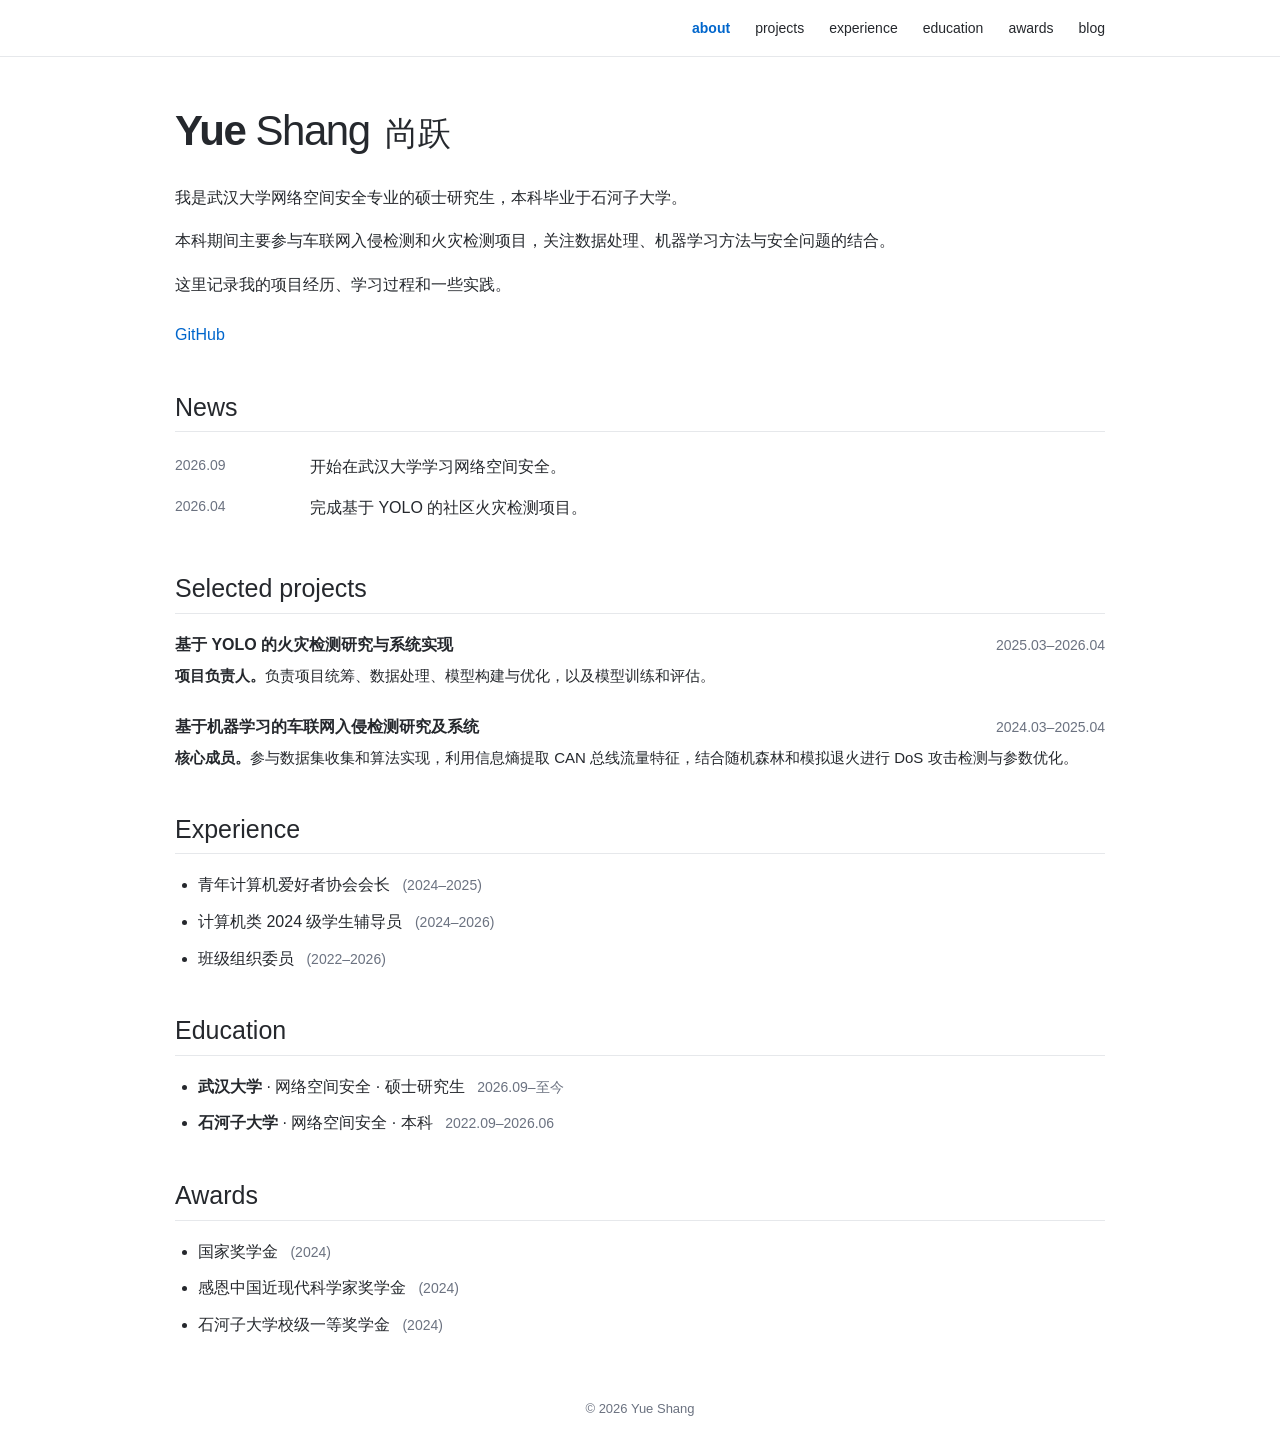
<file: index.html>
<!doctype html>
<html lang="zh-CN">
<head>
  <meta charset="utf-8">
  <meta name="viewport" content="width=device-width, initial-scale=1">
  <meta name="description" content="尚跃的个人主页：网络空间安全、项目经历与学习记录。">
  <meta name="theme-color" content="#ffffff">
  <title>Yue Shang (尚跃)</title>
  <link rel="canonical" href="https://shaye316.github.io/">
  <link rel="icon" href="assets/favicon.svg" type="image/svg+xml">
  <link rel="stylesheet" href="assets/styles.css">
</head>
<body>
  <a class="skip-link" href="#main">跳转到正文</a>
  <header class="site-header">
    <nav class="site-nav" aria-label="Main navigation">
      <a href="#about" class="active" aria-current="location">about</a>
      <a href="#projects">projects</a>
      <a href="#experience">experience</a>
      <a href="#education">education</a>
      <a href="#awards">awards</a>
      <a href="blog/">blog</a>
    </nav>
  </header>

  <main id="main" class="container">
    <section id="about" class="about-section">
      <h1><strong>Yue</strong> Shang <span lang="zh-CN">尚跃</span></h1>
      <p>我是武汉大学网络空间安全专业的硕士研究生，本科毕业于石河子大学。</p>
      <p>本科期间主要参与车联网入侵检测和火灾检测项目，关注数据处理、机器学习方法与安全问题的结合。</p>
      <p>这里记录我的项目经历、学习过程和一些实践。</p>
      <div class="contact-links" aria-label="Contact links">
        <a href="https://github.com/Shaye316" target="_blank" rel="noopener noreferrer">GitHub</a>
      </div>
    </section>

    <section id="news">
      <h2>News</h2>
      <table class="news-table">
        <tbody>
          <tr>
            <td>2026.09</td>
            <td>开始在武汉大学学习网络空间安全。</td>
          </tr>
          <tr>
            <td>2026.04</td>
            <td>完成基于 YOLO 的社区火灾检测项目。</td>
          </tr>
        </tbody>
      </table>
    </section>

    <section id="projects">
      <h2>Selected projects</h2>
      <article class="project-entry">
        <div class="project-title-line">
          <h3>基于 YOLO 的火灾检测研究与系统实现</h3>
          <span class="project-date">2025.03–2026.04</span>
        </div>
        <p><strong>项目负责人。</strong>负责项目统筹、数据处理、模型构建与优化，以及模型训练和评估。</p>
      </article>
      <article class="project-entry">
        <div class="project-title-line">
          <h3>基于机器学习的车联网入侵检测研究及系统</h3>
          <span class="project-date">2024.03–2025.04</span>
        </div>
        <p><strong>核心成员。</strong>参与数据集收集和算法实现，利用信息熵提取 CAN 总线流量特征，结合随机森林和模拟退火进行 DoS 攻击检测与参数优化。</p>
      </article>
    </section>

    <section id="experience">
      <h2>Experience</h2>
      <ul class="plain-list">
        <li>青年计算机爱好者协会会长 <span class="muted">(2024–2025)</span></li>
        <li>计算机类 2024 级学生辅导员 <span class="muted">(2024–2026)</span></li>
        <li>班级组织委员 <span class="muted">(2022–2026)</span></li>
      </ul>
    </section>

    <section id="education">
      <h2>Education</h2>
      <ul class="plain-list">
        <li><strong>武汉大学</strong> · 网络空间安全 · 硕士研究生 <span class="muted">2026.09–至今</span></li>
        <li><strong>石河子大学</strong> · 网络空间安全 · 本科 <span class="muted">2022.09–2026.06</span></li>
      </ul>
    </section>

    <section id="awards">
      <h2>Awards</h2>
      <ul class="plain-list">
        <li>国家奖学金 <span class="muted">(2024)</span></li>
        <li>感恩中国近现代科学家奖学金 <span class="muted">(2024)</span></li>
        <li>石河子大学校级一等奖学金 <span class="muted">(2024)</span></li>
      </ul>
    </section>
  </main>

  <footer class="site-footer">© <span id="year">2026</span> Yue Shang</footer>
  <script src="assets/script.js"></script>
</body>
</html>
</file>
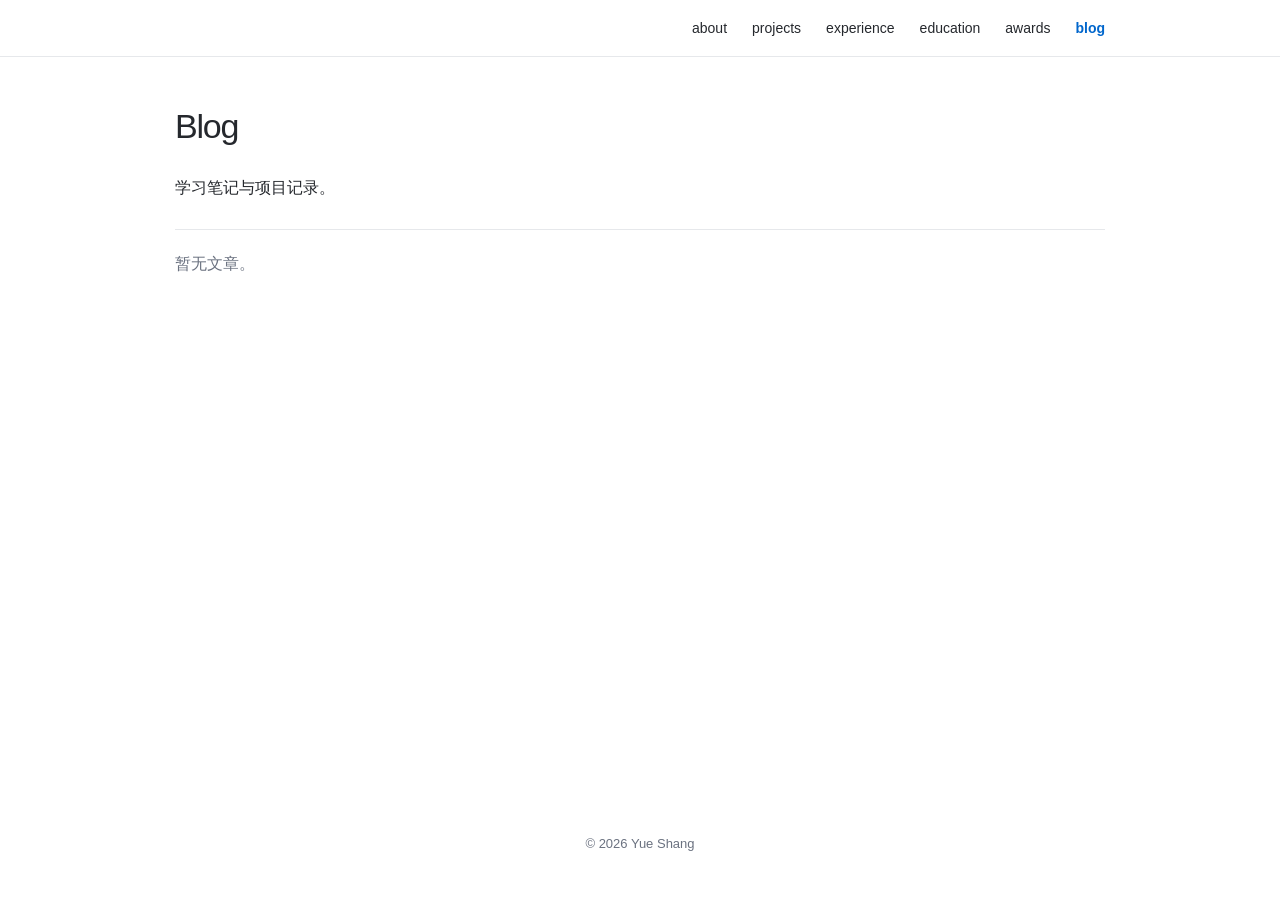
<file: blog/index.html>
<!doctype html>
<html lang="zh-CN">
<head>
  <meta charset="utf-8">
  <meta name="viewport" content="width=device-width, initial-scale=1">
  <meta name="description" content="尚跃的学习笔记。">
  <title>Blog — Yue Shang (尚跃)</title>
  <link rel="icon" href="../assets/favicon.svg" type="image/svg+xml">
  <link rel="stylesheet" href="../assets/styles.css">
</head>
<body>
  <a class="skip-link" href="#main">跳转到正文</a>
  <header class="site-header"><nav class="site-nav" aria-label="Main navigation">
    <a href="../#about">about</a>
    <a href="../#projects">projects</a>
    <a href="../#experience">experience</a>
    <a href="../#education">education</a>
    <a href="../#awards">awards</a>
    <a href="./" class="active" aria-current="page">blog</a>
  </nav></header>
  <main id="main" class="container blog-content">
    <h1>Blog</h1>
    <p>学习笔记与项目记录。</p>
    <p class="blog-empty">暂无文章。</p>
  </main>
  <footer class="site-footer">© <span id="year">2026</span> Yue Shang</footer>
  <script src="../assets/script.js"></script>
</body>
</html>
</file>
<file: assets/styles.css>
* { box-sizing: border-box; }
:root {
  color-scheme: light;
  --text: #25282d;
  --muted: #6b7280;
  --border: #e6e8eb;
  --accent: #0066cc;
}
html { scroll-behavior: smooth; scroll-padding-top: 72px; }
body {
  margin: 0;
  padding-top: 56px;
  background: #fff;
  color: var(--text);
  font-family: -apple-system, BlinkMacSystemFont, "Segoe UI", "PingFang SC", "Microsoft YaHei", sans-serif;
  font-size: 16px;
  line-height: 1.72;
}
a { color: var(--accent); text-decoration: none; }
a:hover { text-decoration: underline; }
a:focus-visible { outline: 2px solid var(--accent); outline-offset: 4px; }
.skip-link { position: fixed; z-index: 20; top: 0; left: 16px; padding: 8px 12px; background: #fff; transform: translateY(-120%); }
.skip-link:focus { transform: translateY(0); }
.site-header { position: fixed; z-index: 10; inset: 0 0 auto; border-bottom: 1px solid var(--border); background: rgba(255,255,255,.98); }
.site-nav, .container { width: min(930px, calc(100% - 32px)); margin: 0 auto; }
.site-nav { min-height: 56px; display: flex; align-items: center; justify-content: flex-end; gap: 25px; }
.site-nav a { color: var(--text); font-size: 14px; }
.site-nav a.active { color: var(--accent); font-weight: 600; }
.container { padding: 49px 0 24px; }
section { scroll-margin-top: 72px; }
h1 { margin: 0 0 26px; font-size: 42px; line-height: 1.25; font-weight: 300; letter-spacing: -.035em; }
h1 strong { font-weight: 700; }
h1 span { margin-left: 5px; font-weight: 400; font-size: .78em; letter-spacing: 0; }
p { margin: 0 0 16px; }
.about-section { max-width: 880px; }
.contact-links { display: flex; gap: 22px; margin-top: 23px; }
h2 { margin: 42px 0 17px; padding-bottom: 7px; border-bottom: 1px solid var(--border); font-size: 25px; font-weight: 400; line-height: 1.35; }
.news-table { width: 100%; border-collapse: collapse; }
.news-table td { padding: 4px 0 9px; vertical-align: top; }
.news-table td:first-child { width: 135px; color: var(--muted); font-size: 14px; white-space: nowrap; }
.project-entry { margin: 0 0 25px; }
.project-title-line { display: flex; align-items: baseline; justify-content: space-between; gap: 18px; }
h3 { margin: 0; font-size: 16px; font-weight: 600; }
.project-date { color: var(--muted); font-size: 14px; white-space: nowrap; }
.project-entry p { margin: 4px 0 0; font-size: 15px; }
.plain-list { margin: 0; padding-left: 23px; }
.plain-list li { margin: 0 0 9px; }
.muted { margin-left: 8px; color: var(--muted); font-size: 14px; }
.site-footer { padding: 27px 16px 32px; color: var(--muted); font-size: 13px; text-align: center; }
.blog-content { min-height: calc(100vh - 150px); }
.blog-content h1 { font-size: 34px; }
.blog-empty { margin-top: 28px; padding-top: 20px; border-top: 1px solid var(--border); color: var(--muted); }
@media (max-width: 760px) {
  .site-nav { gap: 17px; }
  .site-nav a { font-size: 13px; }
  .project-title-line { display: block; }
  .project-date { display: block; margin-top: 2px; }
}
@media (max-width: 560px) {
  body { font-size: 15px; }
  .site-nav { justify-content: center; gap: 14px; overflow-x: auto; }
  .container { padding-top: 35px; }
  h1 { font-size: 33px; }
  h2 { font-size: 23px; margin-top: 35px; }
  .news-table td:first-child { width: 86px; }
  .muted { display: block; margin-left: 0; }
}
@media (prefers-reduced-motion: reduce) { html { scroll-behavior: auto; } }
</file>
